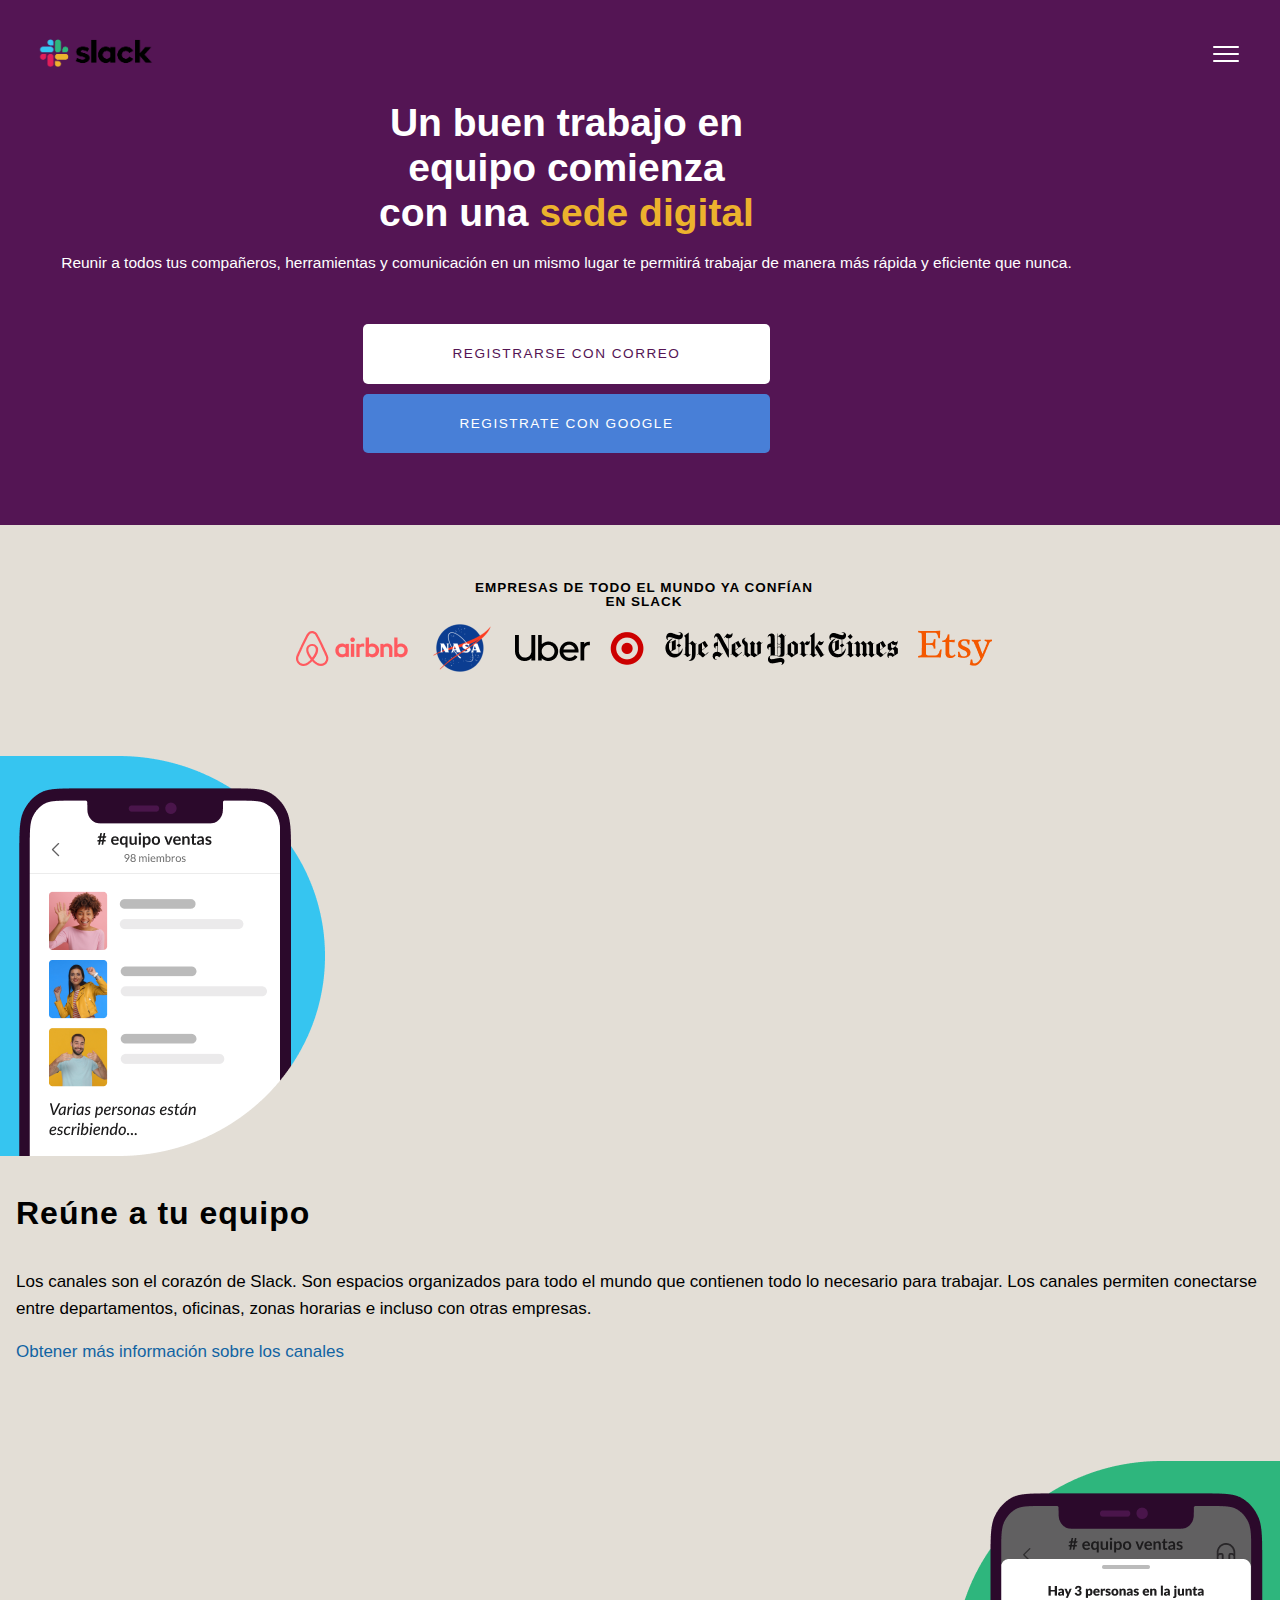
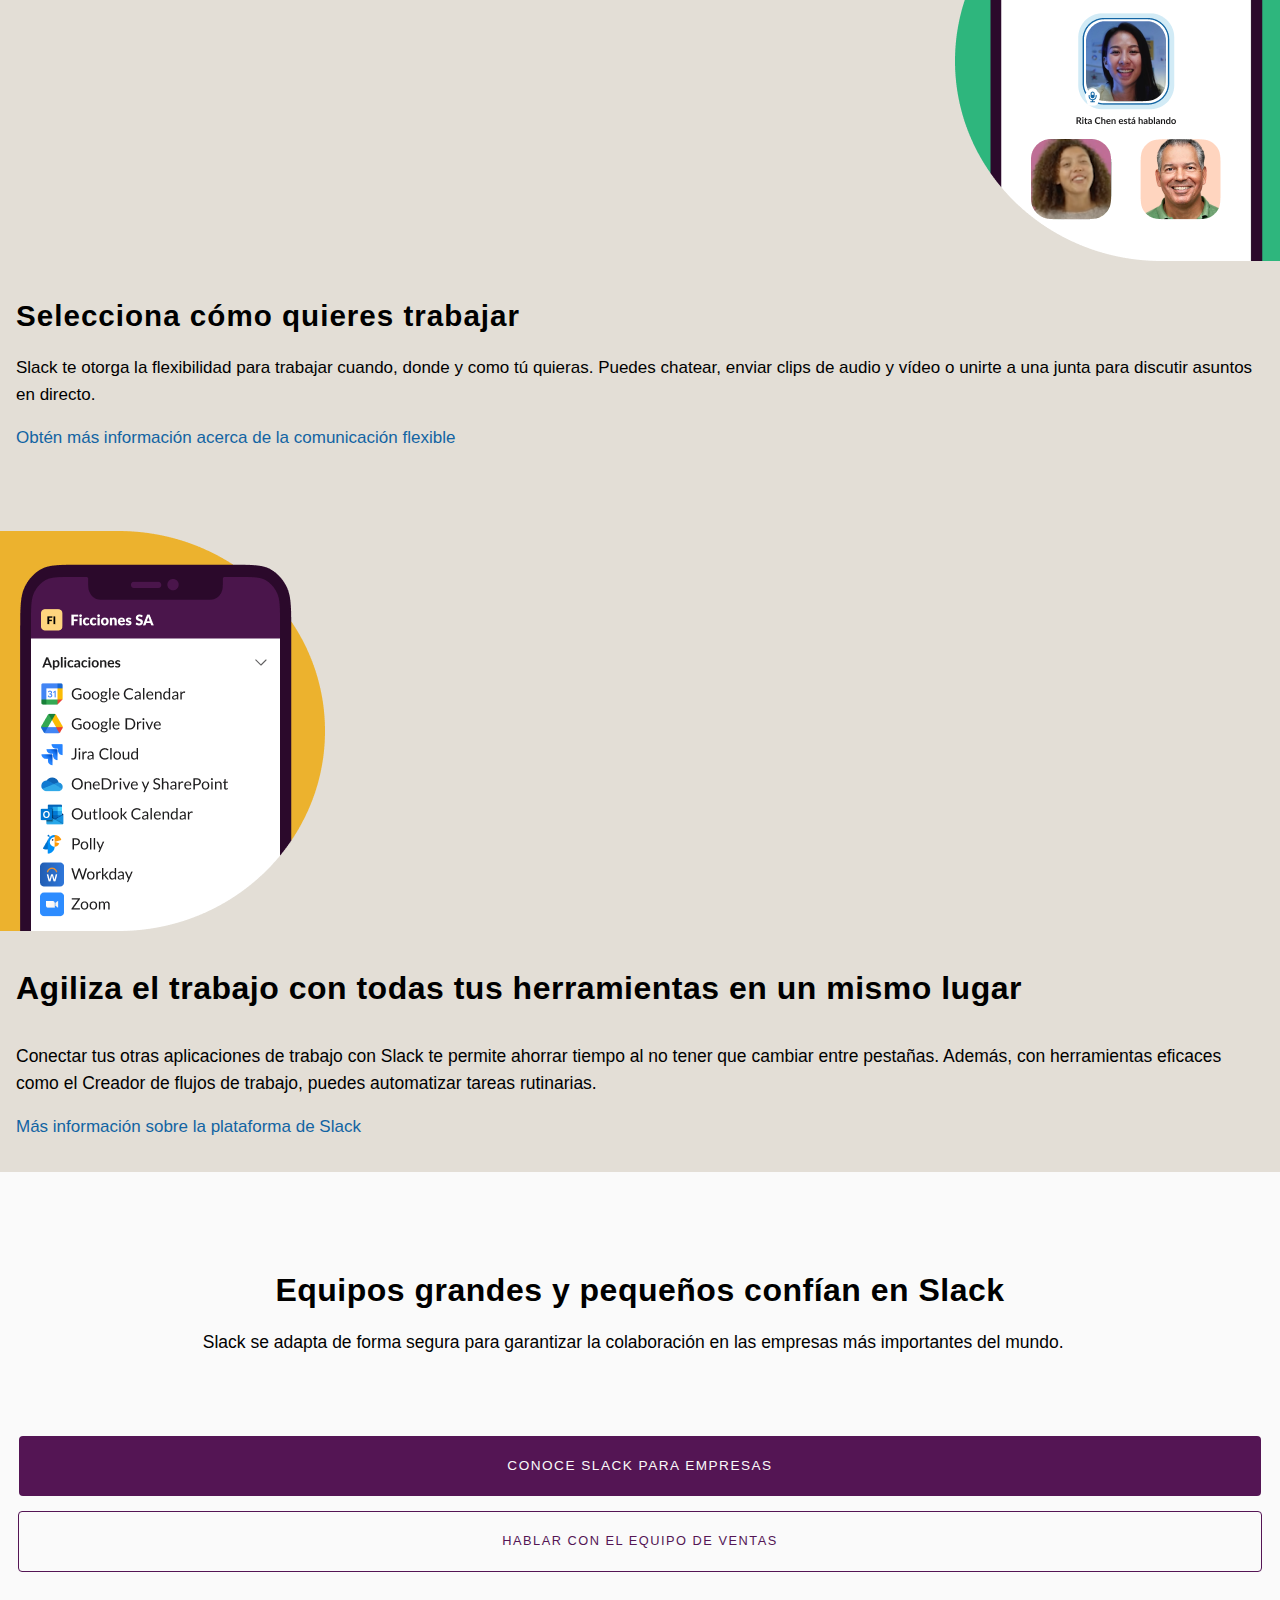
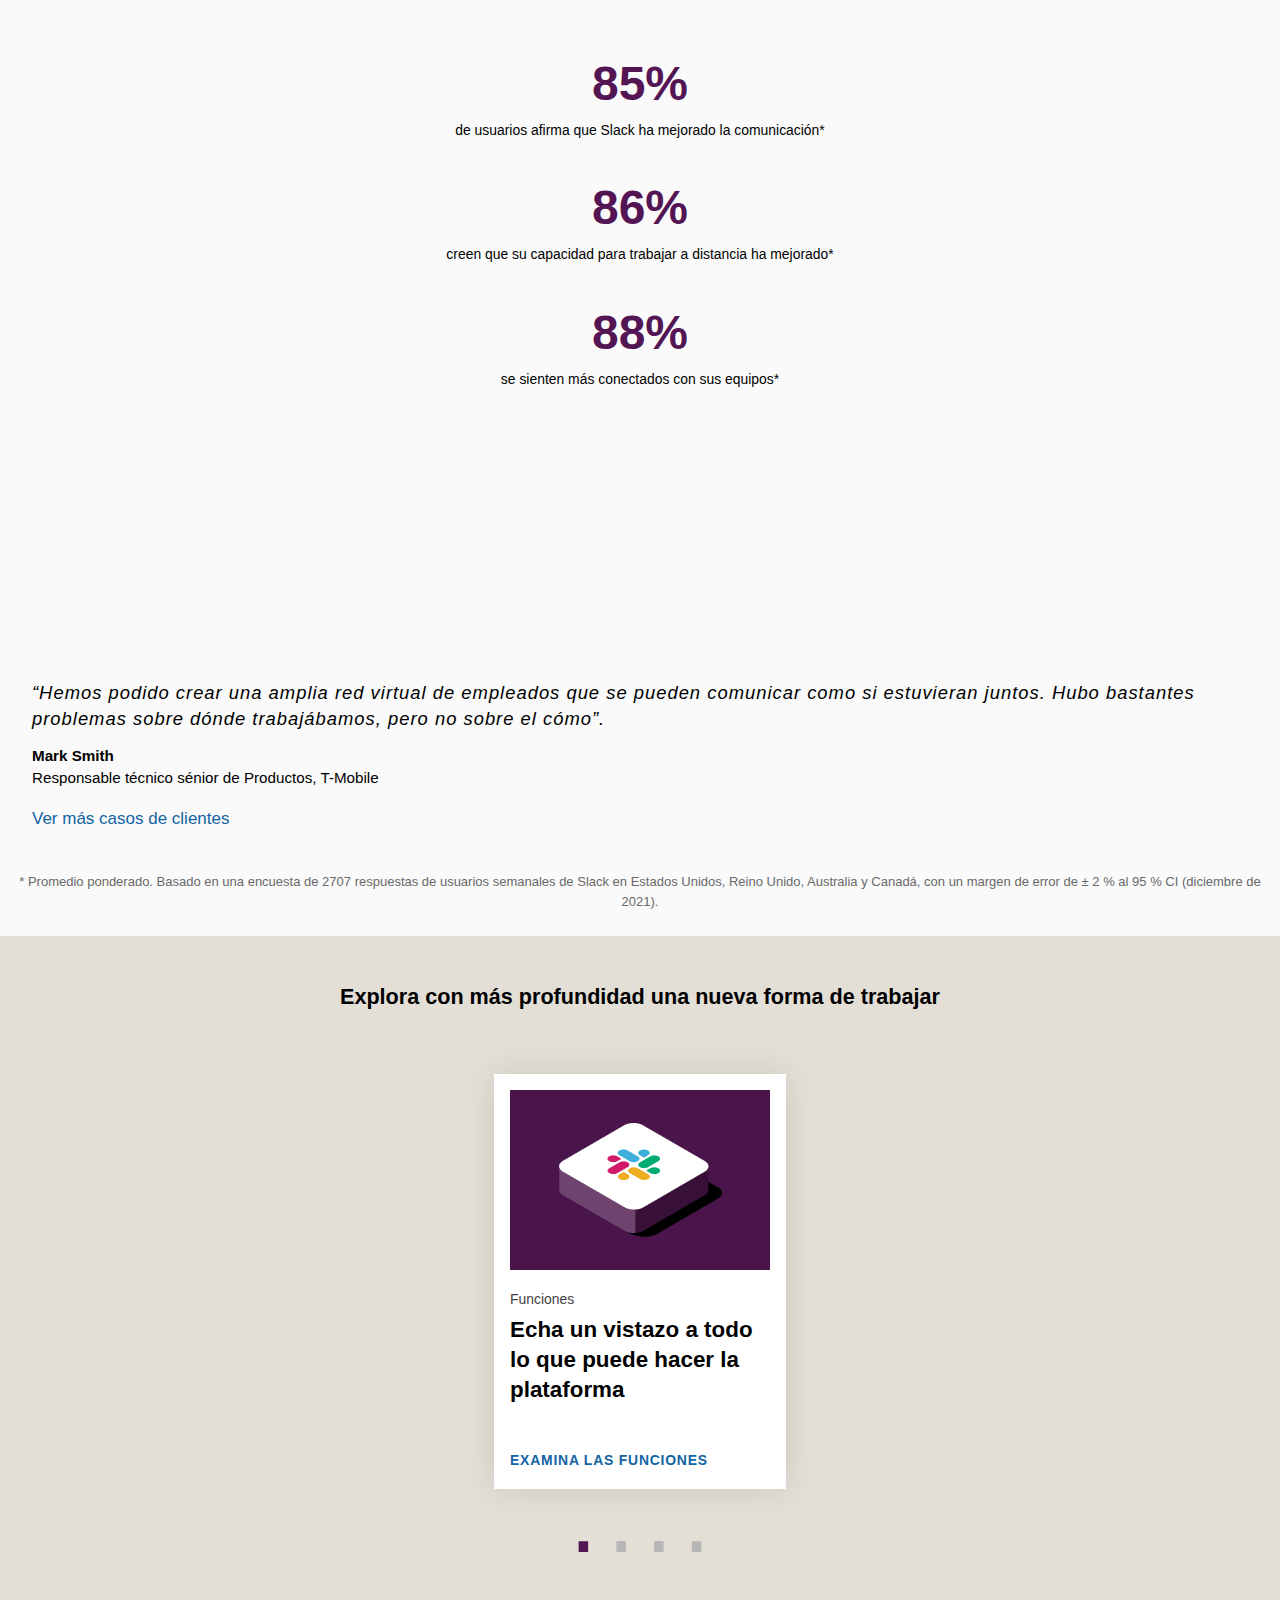
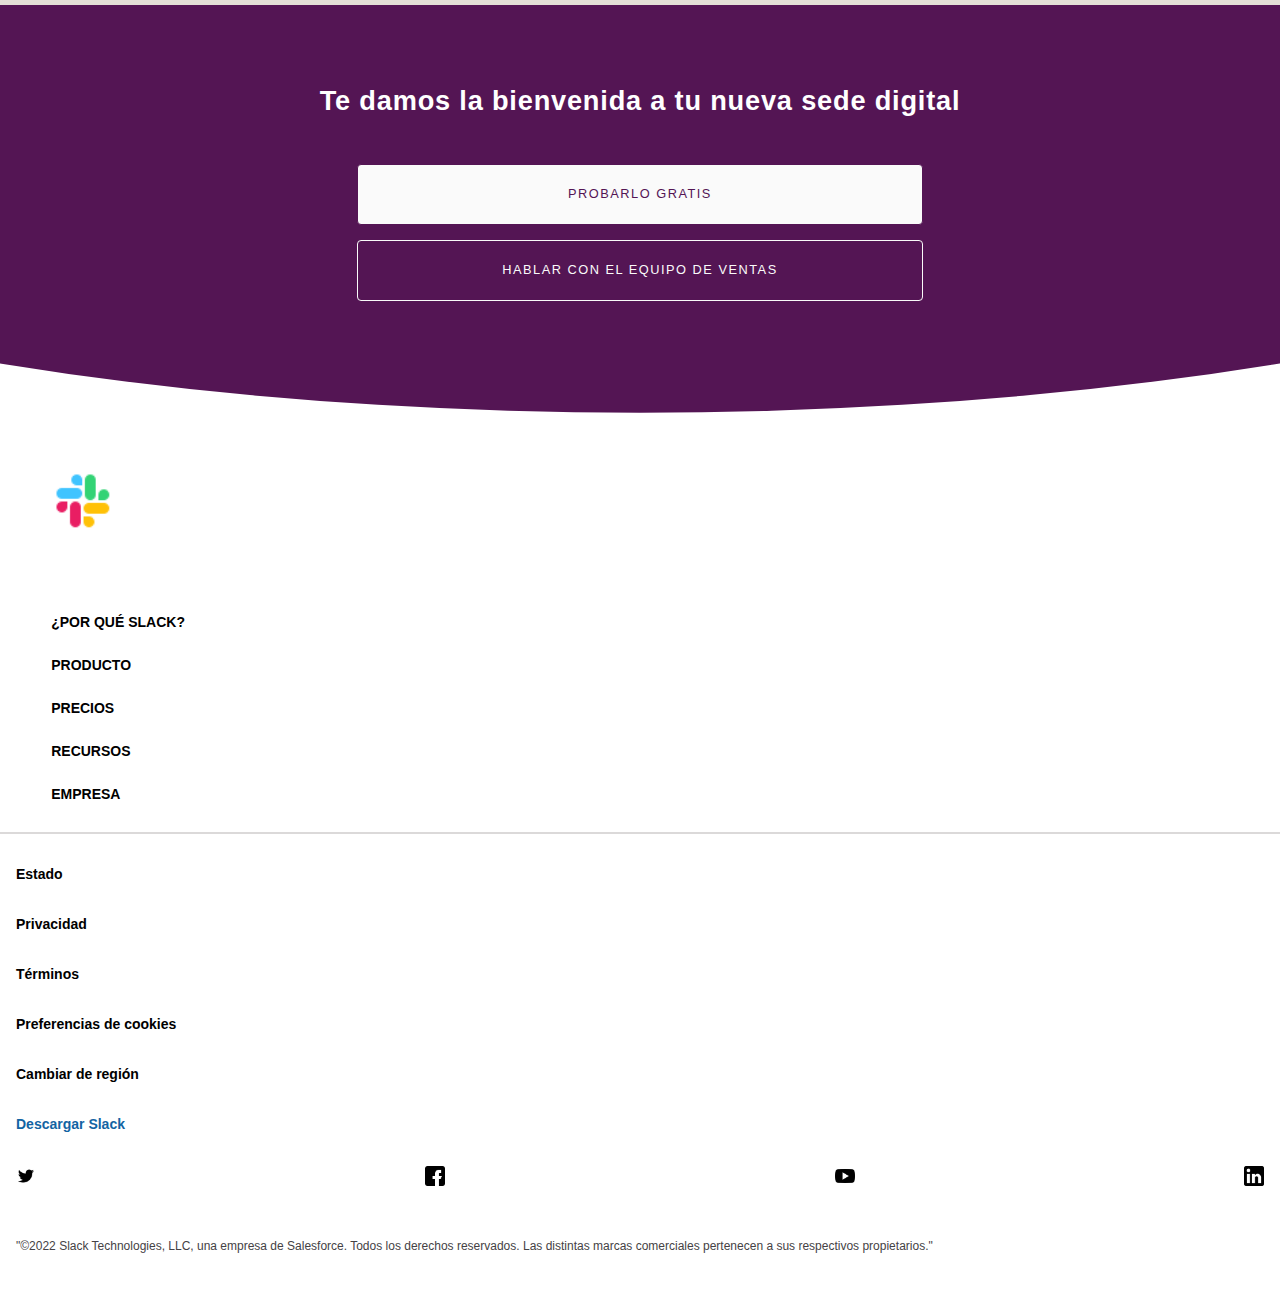
<file: index.html>
<!DOCTYPE html>
<html lang="en">
<head>
    <meta charset="UTF-8">
    <meta http-equiv="X-UA-Compatible" content="IE=edge">
    <meta name="viewport" content="width=device-width, initial-scale=1.0">
    <title>Document</title>
    <link rel="stylesheet" href="style.css">
</head>
<body>
    <header role="banner">
        <nav class="nav">
            <div class="nav-container">
                <div class="nav-container__logo">
                    <a href="https://slack.com/intl/es-es/" class="nav-container__logo-link">
                        <img src="./images/logo.png" class="slack-nav-container__logo-img"/>
                    </a>
                </div>
                <div class="nav-container__menu">
                    <button class="nav-menu__btn">
                        <img src="./images/icon-menu.png" class="hamburguer-menu__img"/>
                </button>
                </div>
            </div>
        </nav>
    </header>
    <main class="main">
        <section class="homepage">
            <header class="billboard-header">
                <h1 class="billboard-header__phrase1">Un buen trabajo en <br>equipo comienza<br>con una 
                    <span class="text-yellow">sede digital</span></h1>
                <p class="billboard-header__phrase2">Reunir a todos tus compañeros, herramientas y 
                    comunicación en un mismo lugar te permitirá trabajar de manera más rápida y eficiente que nunca.
                </p>
                <div class="billboard-header__buttons">
                    <a href="https://slack.com/intl/es-es/downloads/ios" class="billboard-header__buttons-email" type="button">Registrarse con correo</a>
                    <a href="https://accounts.google.com/v3/signin/identifier?dsh=S-1861596255%3A1670197740012005&continue=https%3A%2F%2Faccounts.google.com%2Fgsi%2Fselect%3Fclient_id%3D606092904014-s1u3idjanlbhr4ns5b1hcjgfn63cr9nh.apps.googleusercontent.com%26ux_mode%3Dpopup%26ui_mode%3Dbottom_sheet%26context%3Dsignup%26as%3Dzj%252BNdnMnG9xbDcEW7LyloQ%26channel_id%3D63d71f63b0ae0fc1b05df09bffd4fc62d2251b66da2e9ac202ec536068b27ba6%26origin%3Dhttps%3A%2F%2Fslack.com&faa=1&rip=1&flowName=GlifWebSignIn&flowEntry=ServiceLogin&ifkv=ARgdvAvL6_pDOGaASlcGAtsdUiy2Va2dGL2sqycIdGq6iXu7hOtCBPV6fG5w3SBE0gWjPg-suqES" 
                    class="billboard-header__buttons-google" type="button">Registrate con google</a>
                </div>
            </header>
            <div class="homepage-container__video">
                <video class="homepage__video" autoplay="" loop="" muted="">
                    <source src="https://a.slack-edge.com/9436a9f/marketing/img/homepage/e2e-prospects/animations/webm/hero-product-ui.es-ES.webm" type="video/webm">
                    <source src="https://a.slack-edge.com/445abcc/marketing/img/homepage/e2e-prospects/animations/mp4/hero-product-ui.es-ES.mp4" type="video/mp4">
                </video>
            </div>
        </section>
        <section class="companies">
            <p class="companies__pharse3">Empresas de todo el mundo ya confían <br>en Slack</p>
            <div class="companies-logos">
                <img src="./images/airbnb-logo.png" class="logo__item"/>
                <img src="./images/logo-nasa.png" class="logo__item"/>
                <img src="./images/uber.png" class="logo__item"/>
                <img src="./images/target-logo.png" class="logo__item"/>
                <img src="./images/nyt.png" class="logo__item"/>
                <img src="./images/logo-etsy.png" class="logo__item"/>
            </div>
        </section>
        <section class="team">
            <div class="team-container">
                <img src="./images/connectedness-mobile.es-ES.png" class="team-photo"/>
                <div class="team__text">
                    <h2 class="team-title">Reúne a tu equipo</h2>
                    <p class="team-text">
                        Los canales son el corazón de Slack. Son espacios organizados para todo 
                        el mundo que contienen todo lo necesario para trabajar. Los canales 
                        permiten conectarse entre departamentos, oficinas, zonas horarias e 
                        incluso con otras empresas.
                    </p>
                    <a href="https://slack.com/intl/es-es/features/channels" class="team-link">
                        Obtener más información sobre los canales</a>
                </div>
            </div>
        </section>
        <section class="work">
            <div class="work-container">
                <img src="./images/flexibility-mobile.es-ES.png" class="work-photo"/>
                <div class="work__text">
                    <h2 class="work-title">Selecciona cómo quieres trabajar</h2>
                    <p class="work-text">
                        Slack te otorga la flexibilidad para trabajar cuando, donde y como tú 
                        quieras. Puedes chatear, enviar clips de audio y vídeo o unirte a una 
                        junta para discutir asuntos en directo.
                    </p>
                    <a href="https://slack.com/intl/es-es/digital-hq" class="work-link">
                        Obtén más información acerca de la comunicación flexible</a>
                    </div>
                </div>
        </section>
        <section class="agil">
            <div class="agil-container">
                <img src="./images/speed-mobile.es-ES.png" class="agil-photo"/>
                <div class="agil__text">
                    <h2 class="agil-title">Agiliza el trabajo con todas tus herramientas en un mismo lugar</h2>
                    <p class="agil-text">
                        Conectar tus otras aplicaciones de trabajo con Slack te permite ahorrar 
                        tiempo al no tener que cambiar entre pestañas. Además, con herramientas 
                        eficaces como el Creador de flujos de trabajo, puedes automatizar tareas 
                        rutinarias.
                    </p>
                    <a href="https://slack.com/intl/es-es/integrations" class="agil-link">
                        Más información sobre la plataforma de Slack</a>
                </div>
            </div>
        </section>
        <section class="slack">
            <div class="slack-container">
                <div class="slack__text">
                    <h3 class="slack-title">Equipos grandes y pequeños confían en Slack</h3>
                    <p class="slack-text">
                        Slack se adapta de forma segura para garantizar la colaboración en las 
                        empresas más importantes del mundo.
                     </p>
                </div>
                <div class="slack__buttons">
                    <a href="https://slack.com/intl/es-es/enterprise" class="slack-buttons__know" 
                    type="button">Conoce slack para empresas</a>
                    <a href="https://slack.com/intl/es-es/contact-sales?geocode=es-es&from_home=1" 
                    class="slack-buttons__speak" type="button">Hablar con el equipo de ventas</a>
                </div>
                <ul class="slack-container__list">
                    <li class="percentage">
                        <span class="percentage-number">85%</span>
                        <p class="percentage-text">de usuarios afirma que Slack ha mejorado la comunicación<sup>*</sup></sup></p>
                    </li>
                    <li class="percentage">
                        <span class="percentage-number">86%</span>
                        <p class="percentage-text">creen que su capacidad para trabajar a distancia ha mejorado<sup>*</sup></p>
                    </li>
                    <li class="percentage">
                        <span class="percentage-number">88%</span>
                        <p class="percentage-text">se sienten más conectados con sus equipos<sup>*</sup></p>
                    </li>
                </ul>
            </div>
        </section>
        <section class="stories">
            <div class="stories-container">
                <video class="container__youtubeVideo" autoplay="" loop="" title="Vídeo que muestra a un cliente de Slack, company name" 
                muted="" playsinline=""><source src="https://a.slack-edge.com/93eaeb3/marketing/img/features/customer-awards/customer-awards-tmobile-quote-610x305@2x.mp4" 
                type="video/mp4">
                </video>
                <div class="stories-carousel">
                    <p class="customer_quote">
                        “Hemos podido crear una amplia red virtual de empleados que se 
                        pueden comunicar como si estuvieran juntos. Hubo bastantes 
                        problemas sobre dónde trabajábamos, pero no sobre el cómo”.
                    </p>
                    <span class="customer_author">Mark Smith</span>
                    <span class="customer_title">Responsable técnico sénior de Productos, T-Mobile</span>
                    <a href="https://slack.com/customer-stories" class="customer_stories">Ver más casos de clientes</a>
                </div>
            </div>
            <div class="stories__text">
                <p class="stories-text">
                    <sup>*</sup>
                     Promedio ponderado. Basado en una encuesta de 2707 respuestas de usuarios 
                     semanales de Slack en Estados Unidos, Reino Unido, Australia y Canadá, con 
                     un margen de error de ± 2 % al 95 % CI (diciembre de 2021).
                </p>
            </div>
        </section>
        <section class="explore">
            <header class="explore-title">
                <h2 class="explore-title__text">Explora con más profundidad una nueva forma de trabajar</h2>
            </header>
            <main class="explore-main">
                <div class="explore-main__center">
                    <a href="https://slack.com/intl/es-es/features?utm_source=hppromo&utm_medium=promo" class="explore-promo">
                        <div class="promo-content">
                            <img src="./images/img-promo-01.jpg" class="promo-content__img"/>
                            <header class="promo-content__text">
                                <span class="promo__subheading">Funciones</span>
                                <h3 class="promo__heading">Echa un vistazo a todo lo que puede hacer la plataforma</h3>
                            </header>
                        </div>
                        <div class="promo-functions">
                            <span class="promo__func">
                                <span>Examina las funciones</span>
                            </span>
                        </div>
                    </a>
                </div>
            </main>
            <div class="explore-swiper">
                <span class="point_purple">·</span>
                <span class="point">·</span>
                <span class="point">·</span>
                <span class="point">·</span>
            </div>
        </section>
        <section class="welcome">
            <div class="welcome-container">
                <h3 class="welcome-container__title">Te damos la bienvenida a tu nueva sede digital</h3>
                <div class="welcome-buttons">
                    <a href="https://slack.com/intl/es-es/get-started" class="welcome-container__signUp">
                        Probarlo gratis</a>
                    <a href="https://slack.com/intl/es-es/contact-sales?geocode=es-es&from_home=1" 
                        class="welcome-container__contact">Hablar con el equipo de ventas</a>
                </div>
            </div>
        </section>
    </main>
    <footer class="footer">
        <div class="footer-menu">
            <div class="menu__container">
                <a href="https://slack.com/intl/es-es/" class="container__logo-link">
                    <img src="./images/logo-solo.png" class="logo-link__img"/>
                </a>
                <nav class="container__nav">
                    <ul class="nav-list">
                        <li class="list__item">
                            <span role="button" class="item-text">¿por qué slack?</span>
                            <!--<ul class="item-list">
                                <li class="list__link">
                                    <a href="https://slack.com/intl/es-es/why/slack-vs-email">
                                        Slack vs. Correo electrónico</a>
                                </li>
                                <li class="list__link">
                                    <a href="https://slack.com/intl/es-es/features/channels">
                                        Canales</a>
                                </li>
                                <li class="list__link">
                                    <a href="https://slack.com/intl/es-es/engage-users">
                                        Participación</a>
                                </li>
                                <li class="list__link">
                                    <a href="https://slack.com/intl/es-es/scale">
                                        Capacidad de adaptación</a>
                                </li>
                                <li class="list__link">
                                    <a href="https://slackdemo.com/intl/es-es/?vst=34e9ec01aaf60dfd3b8bb52cac061140">
                                        Ver la demostración</a>
                                </li>
                            </ul>
                        </li>-->
                        <li class="list__item">
                            <span role="button" class="item-text">producto</span>
                            <!--<ul class="item-list">
                                <li class="list__link">
                                    <a href="https://slack.com/intl/es-es/features">
                                        Funciones</a>
                                </li>
                                <li class="list__link">
                                    <a href="https://slack.com/intl/es-es/integrations">
                                        Integraciones</a>
                                </li>
                                <li class="list__link">
                                    <a href="https://slack.com/intl/es-es/enterprise">
                                        Enterprise</a>
                                </li>
                                <li class="list__link">
                                    <a href="https://slack.com/intl/es-es/solutions">
                                        Soluciones</a>
                                </li>
                            </ul>-->
                        </li>
                        <li class="list__item">
                            <span role="button" class="item-text">precios</span>
                            <!--<ul class="item-list">
                                <li class="list__link">
                                    <a href="https://slack.com/intl/es-es/pricing">
                                        Planes</a>
                                </li>
                                <li class="list__link">
                                    <a href="https://slack.com/intl/es-es/pricing/paid-vs-free">
                                        De pago vs. Gratuito</a>
                                </li>
                            </ul>
                        </li>-->
                        <li class="list__item">
                            <span role="button" class="item-text">recursos</span>
                            <!--<ul class="item-list">
                                <li class="list__link">
                                    <a href="https://slack.com/intl/es-es/partners">
                                        Socios</a>
                                </li>
                                <li class="list__link">
                                    <a href="https://api.slack.com/">
                                        Desarrolladores</a>
                                </li>
                                <li class="list__link">
                                    <a href="https://slack.com/intl/es-es/community">
                                        Comunidad</a>
                                </li>
                                <li class="list__link">
                                    <a href="https://slack.com/intl/es-es/apps">
                                        Aplicaciones</a>
                                </li>
                                <li class="list__link">
                                    <a href="https://slack.com/intl/es-es/blog">
                                        Blog</a>
                                </li>
                                <li class="list__link">
                                    <a href="https://slack.com/intl/es-es/help">
                                        Centro de ayuda</a>
                                </li>
                                <li class="list__link">
                                    <a href="https://slack.com/intl/es-es/events">
                                        Eventos</a>
                                </li>
                            </ul>-->
                        </li>
                        <li class="list__item">
                            <span role="button" class="item-text">Empresa</span>
                            <!--<ul class="item-list">
                                <li class="list__link">
                                    <a href="https://slack.com/intl/es-es/about">
                                        Conócenos</a>
                                </li>
                                <li class="list__link">
                                    <a href="https://slack.com/intl/es-es/about/leadership">
                                        Alta dirección</a>
                                </li>
                                <li class="list__link">
                                    <a href="https://investor.slackhq.com/home/default.aspx">
                                        Relaciones con inversores</a>
                                </li>
                                <li class="list__link">
                                    <a href="https://slack.com/intl/es-es/blog/news">
                                        Novedades</a>
                                </li>
                                <li class="list__link">
                                    <a href="https://slack.com/intl/es-es/media-kit">
                                        Kit de medios de comunicación</a>
                                </li>
                                <li class="list__link">
                                    <a href="https://slack.com/intl/es-es/careers">
                                        Empleos</a>
                                </li>
                            </ul>-->
                        </li>
                    </ul>
                </nav>
            </div>
        </div>
        <div class="footer-social">
            <ul class="footer__list">
                <li class="list-item_s">
                    <a href="https://status.slack.com/" class="item_link">
                        Estado</a>
                </li>
                <li class="list-item_s">
                    <a href="https://slack.com/intl/es-es/trust/privacy/privacy-policy" class="item_link">
                        Privacidad</a>
                </li>
                <li class="list-item_s">
                    <a href="https://slack.com/intl/es-es/legal" class="item_link">
                        Términos</a>
                </li>
                <li class="list-item_s">
                    <a href="cookies" class="item_link">
                        Preferencias de cookies</a>
                </li>
                <li class="list-item_s">
                    <a href="region" class="item_link">
                        Cambiar de región</a>
                </li>
            </ul>
            <a href="https://slack.com/intl/es-es/downloads" class="social__link">
                Descargar Slack</a>
            <ul class="social__list">
                <li class="list__item">
                    <a href="https://twitter.com/slackhq"></a>
                    <img src="./images/twitter.png" class="item__img"/>
                </li>
                <li>
                    <a href="https://facebook.com/slackhq"></a>
                    <img src="./images/facebook.png" class="item__img"/>
                </li>
                <li>
                    <a href="https://www.youtube.com/channel/UCY3YECgeBcLCzIrFLP4gblw"></a>
                    <img src="./images/youtube.png" class="item__img"/>
                </li>
                <li>
                    <a href="https://www.linkedin.com/company/tiny-spec-inc/"></a>
                    <img src="./images/linkedin.png" class="item__img"/>
                </li>
            </ul>
        </div>
        <div class="footer-legal">
            <span class="legal__content">
                "©2022 Slack Technologies, LLC, una empresa de Salesforce. Todos los 
                derechos reservados. Las distintas marcas comerciales pertenecen a sus 
                respectivos propietarios."
            </span>
        </div>
    </footer>
</body>
</html>
</file>
<file: style.css>
/* http://meyerweb.com/eric/tools/css/reset/
   v2.0 | 20110126
   License: none (public domain)
*/
html, body, div, span, applet, object, iframe,
h1, h2, h3, h4, h5, h6, p, blockquote, pre,
a, abbr, acronym, address, big, cite, code,
del, dfn, em, img, ins, kbd, q, s, samp,
small, strike, strong, sub, sup, tt, var,
b, u, i, center,
dl, dt, dd, ol, ul, li,
fieldset, form, label, legend,
table, caption, tbody, tfoot, thead, tr, th, td,
article, aside, canvas, details, embed,
figure, figcaption, footer, header, hgroup,
menu, nav, output, ruby, section, summary,
time, mark, audio, video {
  margin: 0;
  padding: 0;
  border: 0;
  font-size: 100%;
  font: inherit;
  vertical-align: baseline;
}

/* HTML5 display-role reset for older browsers */
article, aside, details, figcaption, figure,
footer, header, hgroup, menu, nav, section {
  display: block;
}

body {
  line-height: 1;
}

ol, ul {
  list-style: none;
}

blockquote, q {
  quotes: none;
}

blockquote:before, blockquote:after,
q:before, q:after {
  content: "";
  content: none;
}

table {
  border-collapse: collapse;
  border-spacing: 0;
}

footer {
  min-height: 20vh;
  background-color: white;
  display: block;
  font-family: Slack-Larsseit, "Helvetica Neue", Helvetica, "Segoe UI", Tahoma, Arial, sans-serif;
}

.footer-menu {
  padding-top: 3.5rem;
  padding-bottom: 0;
}

.menu__container {
  padding: 0 4vw;
  margin: 0;
}

.logo-link__img {
  width: 65px;
  height: 65px;
  padding-bottom: 2rem;
}

.container__nav {
  font-size: 0.875rem;
  font-weight: 700;
  text-transform: uppercase;
  line-height: 43px;
  margin: 32px 0 16px 0;
}

.nav-list {
  display: grid;
  grid-template-columns: repeat(1, 1fr);
}

.footer-social {
  text-align: center;
  margin-bottom: 1rem;
  border-top: 2px solid rgba(150, 145, 145, 0.342);
}

.footer__list {
  display: flex;
  flex-direction: column;
  align-items: flex-start;
  padding-top: 1rem;
}

.list-item_s {
  padding: 1rem;
  font-weight: 700;
  line-height: 1.2857;
  letter-spacing: normal;
  font-size: 0.875rem;
}

.item_link {
  text-decoration: none;
  color: black;
}

.social__link {
  display: flex;
  align-items: center;
  padding: 1rem;
  font-weight: 700;
  line-height: 1.2857;
  letter-spacing: normal;
  font-size: 0.875rem;
  text-decoration: none;
  color: #1264a3;
}

.social__list {
  display: flex;
  flex-direction: row;
  justify-content: space-between;
  align-items: flex-start;
  padding: 1rem;
}

.item__img {
  height: 20px;
  width: 20px;
}

.footer-legal {
  padding: 1rem;
  margin-bottom: 1.5rem;
}

.legal__content {
  text-align: left;
  font-weight: 400;
  line-height: 1.2857;
  letter-spacing: normal;
  font-size: 0.75rem;
  color: #454245;
}

header {
  background-color: #541554;
  min-height: 10vh;
  display: block;
  font-family: Slack-Larsseit, "Helvetica Neue", Helvetica, "Segoe UI", Tahoma, Arial, sans-serif;
}

.nav {
  width: 100%;
  border-bottom: none;
  position: absolute;
  display: block;
}

.nav-container {
  display: flex;
  flex-direction: row;
  justify-content: space-between;
  padding: 2vw;
  height: 7vh;
}

.slack-nav-container__logo-img {
  height: 55px;
  width: 140px;
}

.nav-container__menu {
  display: inline-block;
  text-align: center;
  padding: 0;
}

.nav-menu__btn {
  background: 0 0;
  border: none;
  display: inline-block;
  text-align: center;
  padding: 0;
}

.hamburguer-menu__img {
  padding: 13px;
}

main {
  min-height: 70vh;
  width: 100%;
  display: block;
  font-family: Slack-Larsseit, "Helvetica Neue", Helvetica, "Segoe UI", Tahoma, Arial, sans-serif;
  border-color: #541554;
}

.homepage {
  background-color: #541554;
  border: #541554;
  padding-top: 1rem;
  padding-bottom: 3rem;
  display: flex;
  flex-direction: row;
  justify-items: start;
  align-content: center;
  align-items: center;
  color: white;
  flex-wrap: wrap;
  padding: 0 4vw;
  overflow-x: hidden;
}

.billboard-header {
  display: flex;
  flex-direction: column;
  max-width: 100%;
  min-height: 40vh;
  margin: 10px;
  align-items: center;
  text-align: center;
  order: 1;
}

.billboard-header__phrase1 {
  max-width: 14em;
  padding-bottom: 15px;
  font-size: 39px;
  font-weight: bold;
  text-align: center;
  line-height: 45px;
}

.text-yellow {
  color: #ecb22d;
}

.billboard-header__phrase2 {
  line-height: 26px;
  font-size: 15.5px;
  text-align: center;
}

.billboard-header__buttons {
  display: flex;
  flex-direction: column;
  align-items: center;
  gap: 10px;
  padding: 3rem 2.5rem 1.5rem 2.5rem;
}

.billboard-header__buttons-email {
  background-color: white;
  color: #541554;
  padding: 23px 45px;
  text-align: center;
  text-decoration: none;
  text-transform: uppercase;
  letter-spacing: 1.5px;
  font-size: 0.85em;
  font-weight: 500;
  display: inline-block;
  width: 100%;
  border-radius: 5px;
}

.billboard-header__buttons-google {
  background-color: rgb(72, 127, 215);
  color: white;
  padding: 23px 45px;
  text-align: center;
  text-decoration: none;
  text-transform: uppercase;
  letter-spacing: 1.5px;
  font-size: 0.85em;
  font-weight: 500;
  display: inline-block;
  width: 100%;
  border-radius: 5px;
}

.homepage-container__video {
  order: 2;
  display: flex;
  justify-self: flex-start;
  justify-content: center;
  align-items: flex-start;
  box-sizing: inherit;
  min-width: 560px;
}

.homepage__video {
  display: inline-block;
  max-height: 400px;
  vertical-align: baseline;
  box-sizing: inherit;
  -o-object-fit: contain;
     object-fit: contain;
  max-width: 700px;
  height: auto;
  margin-bottom: -7rem;
}

.companies {
  background-color: #e3ded6;
  border: #e3ded6;
  padding-top: 1rem;
  position: relative;
  padding: 3.5rem 1rem 2rem 1.5rem;
  display: flex;
  flex-direction: column;
  justify-items: start;
  align-content: center;
  align-items: center;
  color: black;
  font-size: 13.5px;
  text-transform: uppercase;
  text-align: center;
  font-weight: bolder;
  letter-spacing: 1px;
}

.companies-logos {
  display: flex;
  flex-wrap: wrap;
  justify-content: space-around;
  align-items: center;
  padding: 0 25px 20px 25px;
}

.logo__item {
  margin: 10px;
}

.team {
  background-color: #e3ded6;
  border: #e3ded6;
  position: relative;
  padding: 1rem 0.3rem 3rem 0rem;
  color: black;
}

.team-conteiner {
  display: grid;
  grid-template-columns: 100%;
}

.team__text {
  padding: 1rem;
}

.team-title {
  font-size: 2rem;
  font-weight: bold;
  line-height: 45px;
  letter-spacing: 1px;
  padding: 1rem 0 1rem 0;
}

.team-text {
  line-height: 27px;
  font-size: 17px;
  padding: 1rem 0 1rem 0;
  font-weight: 400;
}

.team-link {
  line-height: 27px;
  font-size: 17px;
  text-decoration: none;
  color: #1264a3;
}

.work {
  background-color: #e3ded6;
  border: #e3ded6;
  position: relative;
  padding: 2rem 0rem 3rem 0rem;
  color: black;
}

.work-container {
  display: grid;
}

.work-photo {
  grid-row: 1;
  padding-bottom: 1rem;
  justify-self: end;
}

.work__text {
  grid-row: 2;
  justify-self: start;
  font-size: 17px;
  padding: 1rem;
}

.work-title {
  font-size: 1.85rem;
  font-weight: bold;
  line-height: 45px;
  letter-spacing: 1px;
}

.work-text {
  line-height: 27px;
  font-size: 17px;
  padding: 1rem 0 1rem 0;
  font-weight: 400;
}

.work-link {
  line-height: 27px;
  font-size: 17px;
  text-decoration: none;
  color: #1264a3;
}

.agil {
  background-color: #e3ded6;
  border: #e3ded6;
  position: relative;
  padding: 1rem 0rem 1rem 0rem;
  color: black;
}

.agil-conteiner {
  display: grid;
  grid-template-columns: 100%;
}

.agil__text {
  padding: 1rem;
}

.agil-title {
  font-size: 2rem;
  font-weight: 700;
  line-height: 45px;
  letter-spacing: 0.5px;
  padding: 1rem 0 1rem 0;
}

.agil-text {
  line-height: 27px;
  font-size: 17.5px;
  padding: 1rem 0.85rem 1rem 0;
  font-weight: 400;
}

.agil-link {
  line-height: 27px;
  font-size: 17px;
  text-decoration: none;
  color: #1264a3;
}

.slack {
  text-align: center;
  background-color: #fafafa;
  position: relative;
  padding: 4rem 1rem 1rem 1rem;
  color: black;
}

.slack__text {
  padding: 1rem;
}

.slack-title {
  font-size: 2rem;
  font-weight: 700;
  line-height: 45px;
  letter-spacing: 0.5px;
  padding: 1rem 0 1rem 0;
}

.slack-text {
  line-height: 27px;
  font-size: 17.5px;
  padding: 0rem 0.85rem 1rem 0;
  font-weight: 400;
}

.slack__buttons {
  display: flex;
  flex-direction: column;
  align-items: center;
  gap: 15px;
  padding: 3rem;
}

.slack-buttons__know {
  background-color: #541554;
  color: #fafafa;
  padding: 23px 45px;
  text-align: center;
  text-decoration: none;
  text-transform: uppercase;
  letter-spacing: 1.5px;
  font-size: 0.85em;
  font-weight: 500;
  display: inline-block;
  width: 100%;
  border-radius: 4px;
}

.slack-buttons__speak {
  background-color: #fafafa;
  color: #541554;
  padding: 23px 45px;
  text-align: center;
  text-decoration: none;
  text-transform: uppercase;
  letter-spacing: 1.5px;
  font-size: 0.8em;
  font-weight: 500;
  display: inline-block;
  width: 100%;
  border: 1px solid #541554;
  border-radius: 4px;
}

.slack-container__list {
  display: flex;
  flex-direction: column;
  justify-content: space-around;
  padding-top: 1.5rem;
  align-items: center;
}

.percentage {
  display: list-item;
  padding: 1rem 5rem;
}

.percentage-number {
  color: #541554;
  font-size: 3rem;
  font-weight: 700;
  line-height: 1;
}

.percentage-text {
  font-size: 0.87rem;
  font-weight: 400;
  line-height: 1.5;
  padding: 0.75rem;
}

.stories {
  background-color: #fafafa;
  position: relative;
  padding: 1rem 0rem 1rem 0rem;
  color: black;
}

.stories-container {
  width: 100%;
  height: 100%;
  display: flex;
  flex-direction: column;
}

.container__youtubeVideo {
  display: grid;
  grid-gap: 1rem;
  justify-content: center;
  justify-items: end;
  align-items: end;
  align-content: space-between;
  width: 97%;
  padding-top: unset;
  border-top-right-radius: 500px;
  border-bottom-right-radius: 500px;
}

.stories-carousel {
  display: flex;
  flex-direction: column;
  padding: 2rem;
  font-family: Slack-Larsseit, "Helvetica Neue", Helvetica, "Segoe UI", Tahoma, Arial, sans-serif;
}

.customer_quote {
  font-weight: 300;
  line-height: 1.4;
  letter-spacing: 1px;
  margin-top: 3rem;
  font-size: 1.15rem;
  margin-bottom: 1rem;
  font-style: italic;
}

.customer_author {
  font-weight: 700;
  font-size: 0.95rem;
}

.customer_title {
  font-size: 0.95rem;
  padding: 0.3rem 0 1rem 0;
  line-height: 1.3rem;
}

.customer_stories {
  line-height: 27px;
  font-size: 17px;
  font-weight: 400;
  text-decoration: none;
  color: #1264a3;
}

.stories-text {
  padding: 0.5rem;
  text-align: center;
  line-height: 20px;
  font-size: 13px;
  font-weight: 400;
  color: #696969;
}

.explore {
  display: flex;
  flex-direction: column;
  align-items: center;
  background-color: #e3ded6;
  position: relative;
  padding: 3rem 1rem 1rem 1rem;
  color: black;
}

.explore-promo {
  text-decoration: none;
}

.explore-title {
  text-align: center;
  background-color: #e3ded6;
  font-size: 1.35rem;
  font-weight: 700;
  line-height: 1.18;
}

.explore-main {
  display: flex;
  background-color: #fff;
  width: 100%;
  min-height: 415px;
  flex-direction: column;
  align-content: center;
  max-width: 292px;
  position: relative;
  box-shadow: 0 0 2rem rgba(0, 0, 0, 0.1);
}

.promo-content {
  padding: 1rem;
  text-decoration: none;
}

.promo-content__text {
  background-color: #fff;
  text-decoration: none;
}

.promo__subheading {
  font-weight: 400;
  font-size: 0.87rem;
  color: #454245;
  margin-top: 20px;
  display: inline-block;
}

.promo__heading {
  font-weight: 700;
  letter-spacing: normal;
  font-size: 1.25rem;
  font-size: 1.4rem;
  color: #000;
  margin: 0.5rem 0 1rem;
  line-height: 30px;
  text-decoration: none;
}

.promo-functions {
  padding: 1rem;
  color: #1264a3;
  text-transform: uppercase;
  font-size: 0.87rem;
  font-weight: 700;
  line-height: 1.125;
  letter-spacing: 0.8px;
}

.point {
  font-size: 100px;
  color: rgb(183, 182, 182);
}

.point_purple {
  font-size: 100px;
  color: #541554;
}

.welcome {
  background-color: #541554;
  border: #541554;
  padding-top: 1rem;
  padding-bottom: 6rem;
  -webkit-clip-path: ellipse(105% 100% at center top);
          clip-path: ellipse(105% 100% at center top);
  display: flex;
  flex-direction: column;
  align-items: center;
  color: white;
}

.welcome-container__title {
  padding: 4rem 0.7rem 2rem 0.7rem;
  font-size: 1.7rem;
  font-weight: 700;
  text-align: center;
  line-height: 1.16;
  letter-spacing: 0.8px;
}

.welcome-buttons {
  display: flex;
  flex-direction: column;
  align-items: center;
  gap: 15px;
  padding: 1rem;
}

.welcome-container__contact {
  background-color: #541554;
  color: #fafafa;
  padding: 23px 45px;
  text-align: center;
  text-decoration: none;
  text-transform: uppercase;
  letter-spacing: 1.5px;
  font-size: 0.8em;
  font-weight: 500;
  display: inline-block;
  width: 75%;
  border: 1px solid #fafafa;
  border-radius: 4px;
}

.welcome-container__signUp {
  background-color: #fafafa;
  color: #541554;
  padding: 23px 45px;
  text-align: center;
  text-decoration: none;
  text-transform: uppercase;
  letter-spacing: 1.5px;
  font-size: 0.8em;
  font-weight: 500;
  display: inline-block;
  width: 75%;
  border: 1px solid #541554;
  border-radius: 4px;
}/*# sourceMappingURL=style.css.map */
</file>
